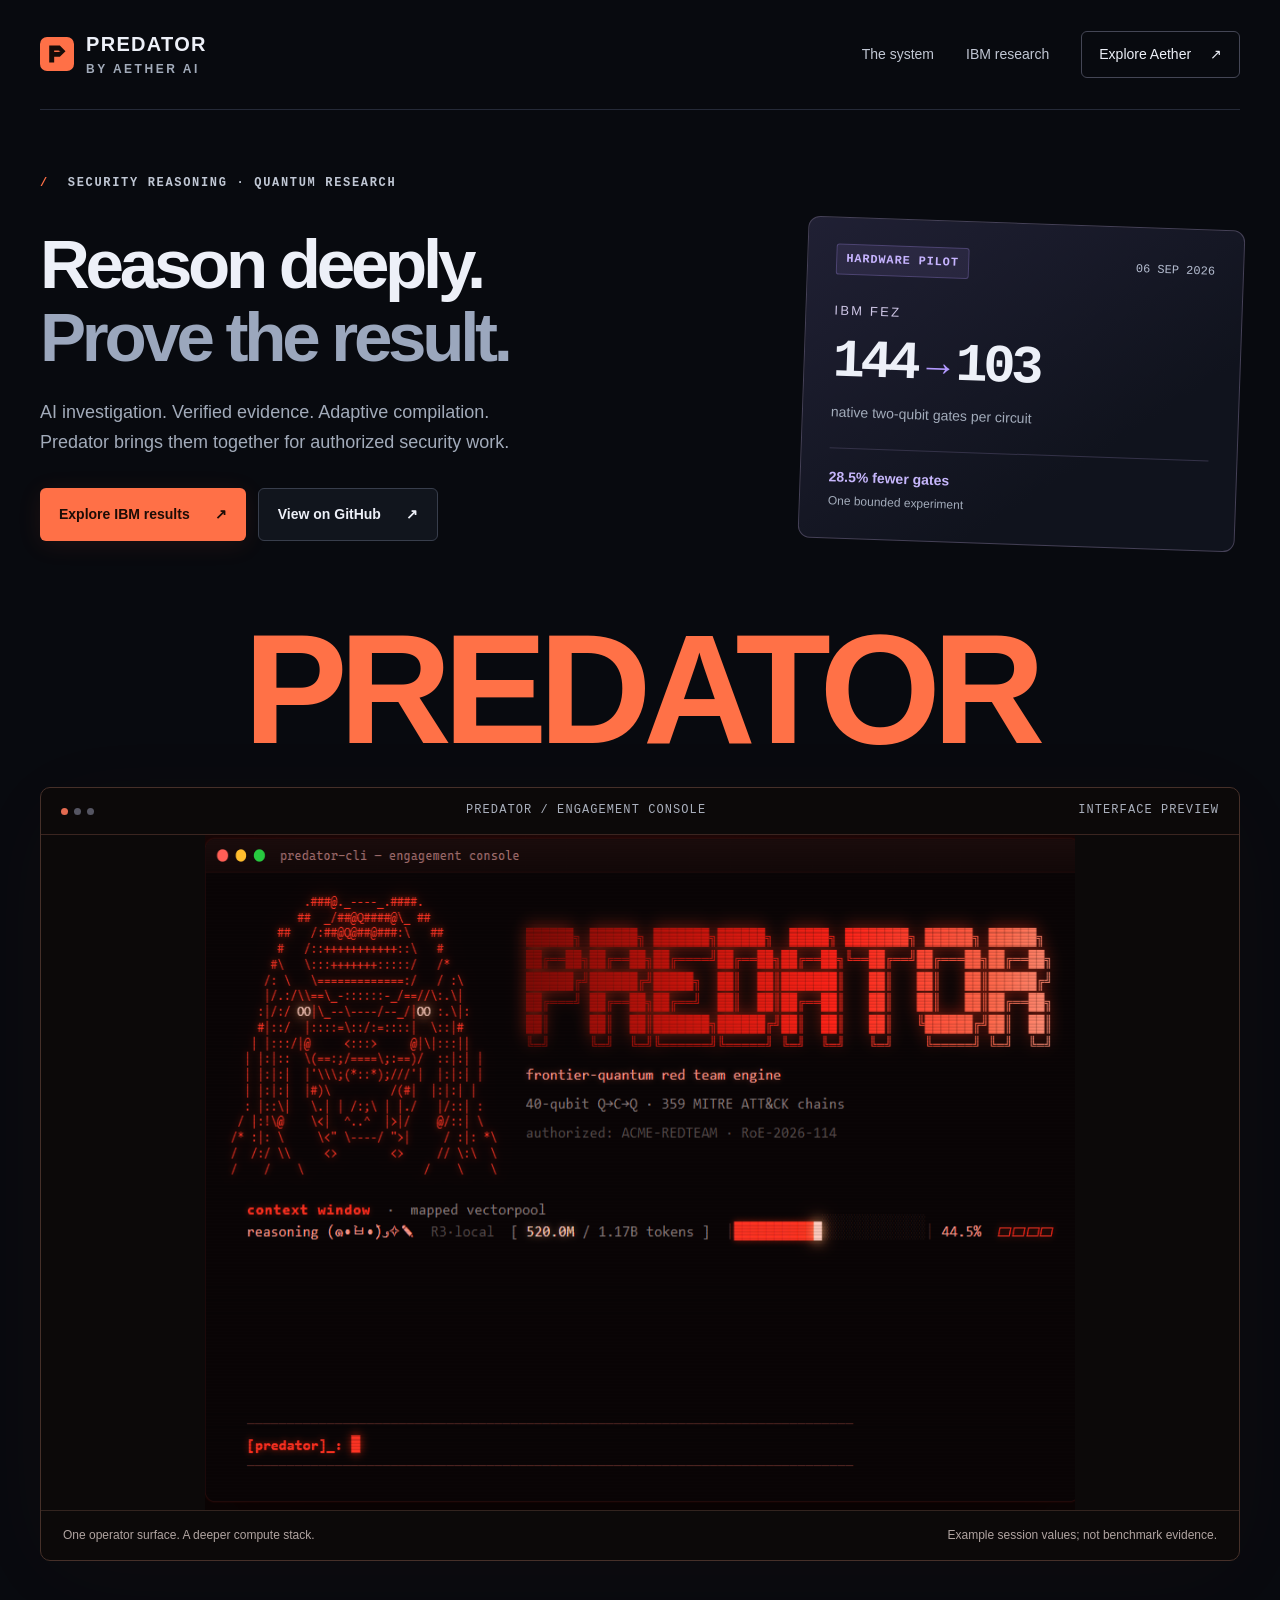
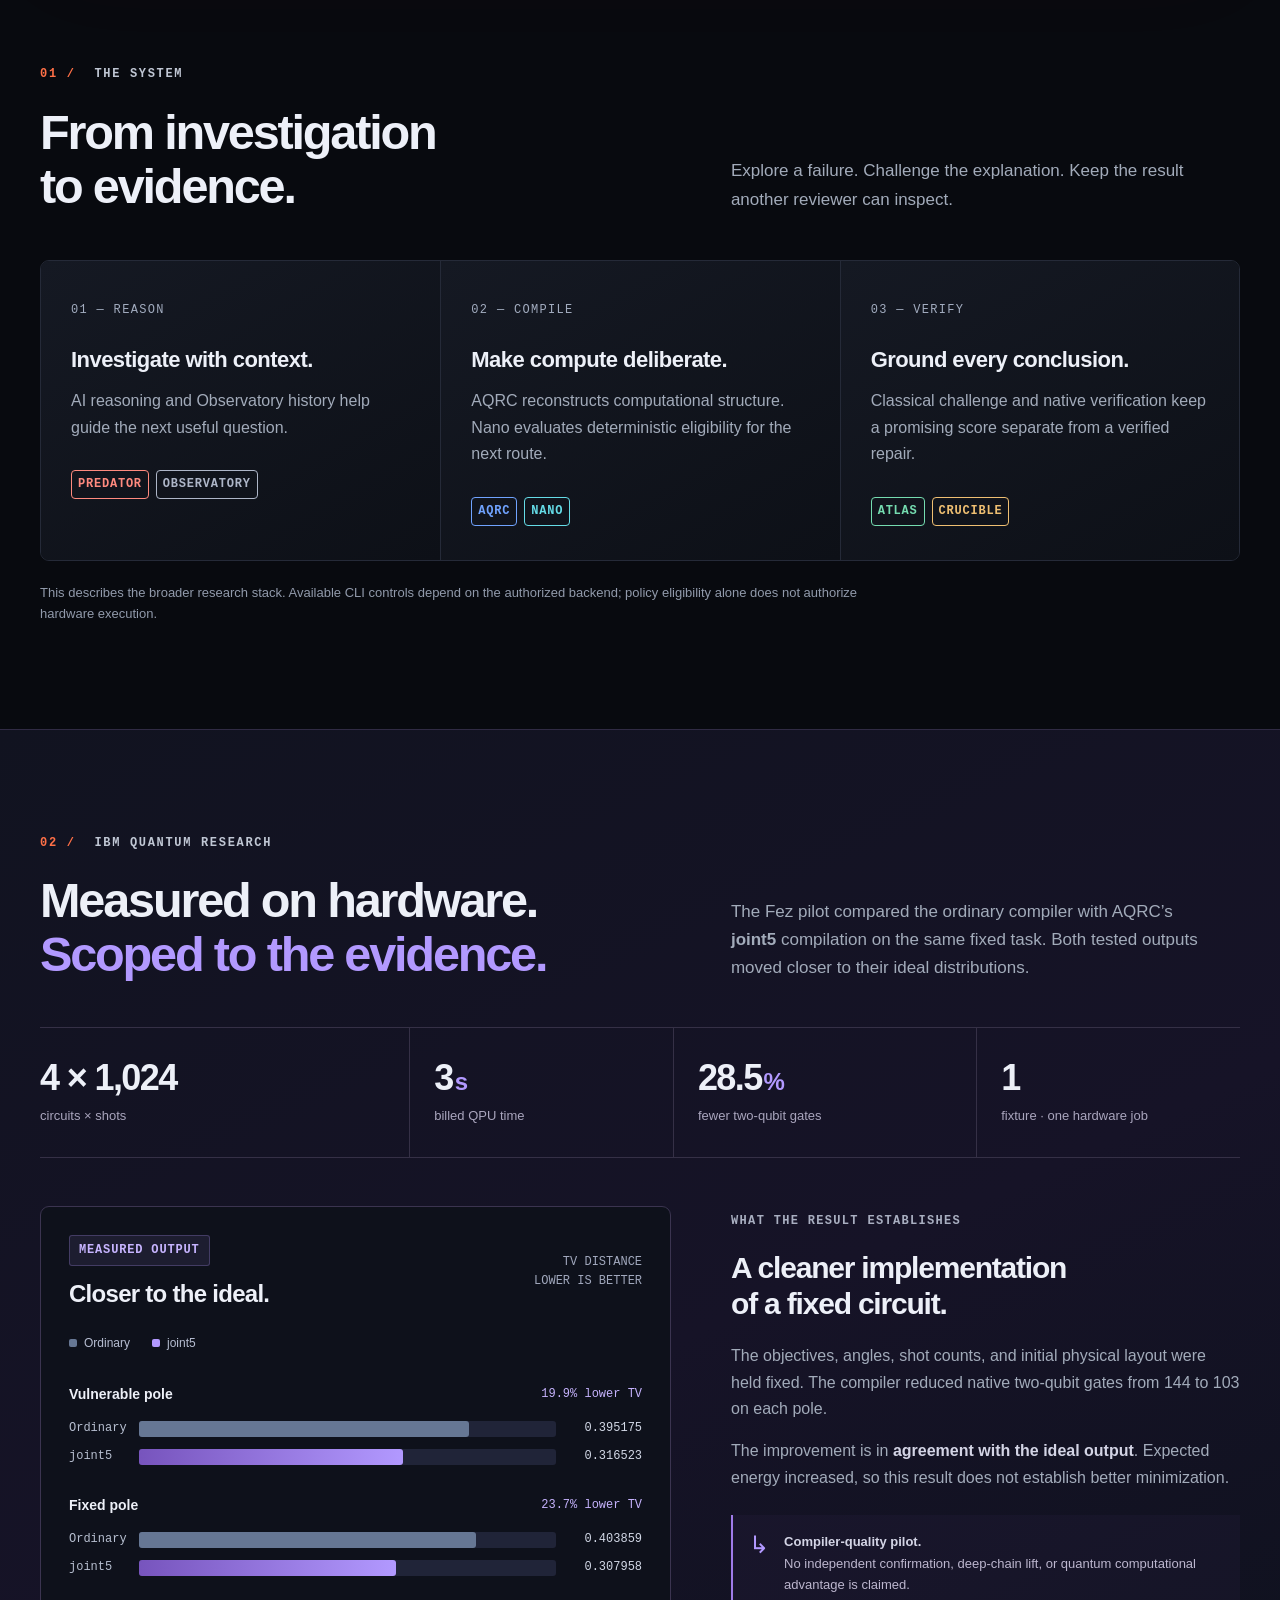
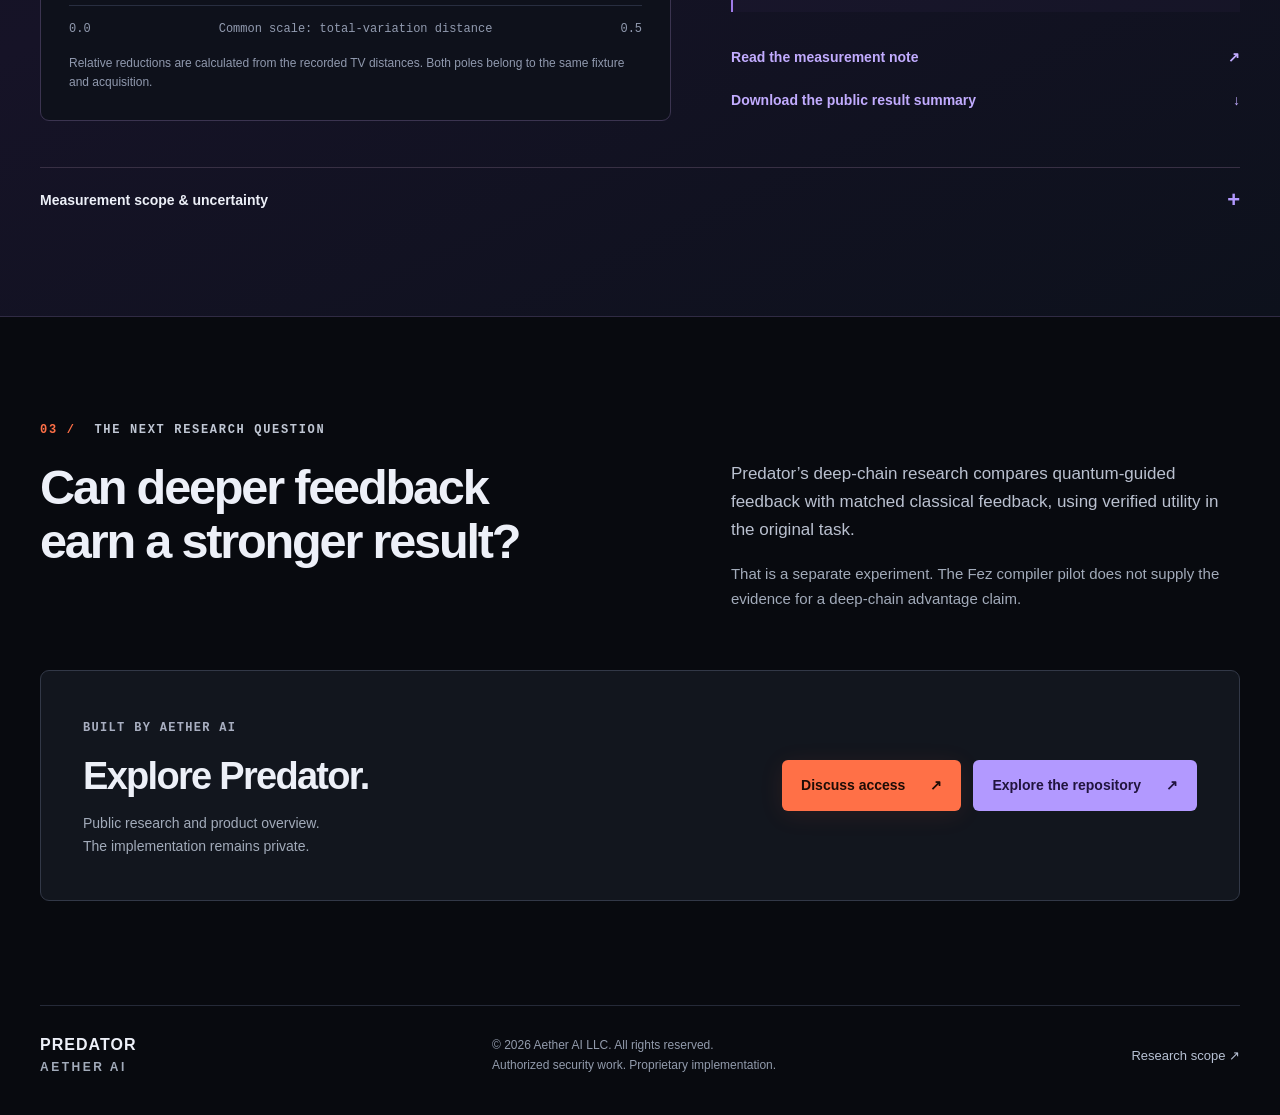
<file: docs/index.html>
<!doctype html>
<html lang="en">
<head>
<meta charset="utf-8"><meta name="viewport" content="width=device-width, initial-scale=1">
<title>Predator — Verified security reasoning · Aether AI</title>
<meta name="description" content="Predator by Aether AI. Verified security reasoning, adaptive compilation, and measured IBM Quantum research. Explore the Fez compiler-quality pilot.">
<meta name="theme-color" content="#080a0f">
<link rel="icon" type="image/svg+xml" href="assets/mark.svg">
<link rel="stylesheet" href="styles.css">
</head>
<body>
<a class="skip" href="#main">Skip to content</a>
<header class="nav shell">
  <a class="brand" href="#" aria-label="Predator home"><img src="assets/mark.svg" alt="" width="34" height="34"><span>PREDATOR<span class="byline">BY AETHER AI</span></span></a>
  <nav aria-label="Main navigation"><a href="#system">The system</a><a href="#ibm">IBM research</a><a class="nav-cta" href="https://aethersystems.net/">Explore Aether <span aria-hidden="true">↗</span></a></nav>
</header>
<main id="main">
<section class="hero shell">
  <div class="eyebrow"><span class="slash">/</span> SECURITY REASONING · QUANTUM RESEARCH</div>
  <div class="hero-grid">
    <div><h1>Reason deeply.<br><span>Prove the result.</span></h1><p class="hero-copy">AI investigation. Verified evidence. Adaptive compilation. Predator brings them together for authorized security work.</p>
      <div class="actions"><a class="button orange" href="#ibm">Explore IBM results <span aria-hidden="true">↗</span></a><a class="button ghost" href="https://github.com/AetherAI3/predator-cli">View on GitHub <span aria-hidden="true">↗</span></a></div>
    </div>
    <aside class="pilot-stamp" aria-label="Measured IBM research highlight"><div class="stamp-top"><span class="tag violet">HARDWARE PILOT</span><span>06 SEP 2026</span></div><div class="stamp-label">IBM FEZ</div><div class="stamp-value">144<span>→</span>103</div><p>native two-qubit gates per circuit</p><div class="stamp-bottom"><strong>28.5% fewer gates</strong><span>One bounded experiment</span></div></aside>
  </div>
  <div class="hero-word" aria-hidden="true">PREDATOR</div>
  <div class="console-stage"><div class="console-bar"><span><i></i><i></i><i></i></span><span>PREDATOR / ENGAGEMENT CONSOLE</span><span>INTERFACE PREVIEW</span></div><img class="console" src="assets/predator-console.png" width="976" height="675" alt="Illustrative Predator terminal with its red wordmark and engagement prompt"><div class="console-caption"><span>One operator surface. A deeper compute stack.</span><span>Example session values; not benchmark evidence.</span></div></div>
</section>
<section class="system shell section" id="system">
  <div class="section-heading"><div><p class="eyebrow"><span class="slash">01 /</span> THE SYSTEM</p><h2>From investigation<br>to evidence.</h2></div><p>Explore a failure. Challenge the explanation. Keep the result another reviewer can inspect.</p></div>
  <div class="feature-grid">
    <article class="feature"><span class="feature-index">01 — REASON</span><h3>Investigate with context.</h3><p>AI reasoning and Observatory history help guide the next useful question.</p><span class="chip red">PREDATOR</span><span class="chip slate">OBSERVATORY</span></article>
    <article class="feature"><span class="feature-index">02 — COMPILE</span><h3>Make compute deliberate.</h3><p>AQRC reconstructs computational structure. Nano evaluates deterministic eligibility for the next route.</p><span class="chip blue">AQRC</span><span class="chip cyan">NANO</span></article>
    <article class="feature"><span class="feature-index">03 — VERIFY</span><h3>Ground every conclusion.</h3><p>Classical challenge and native verification keep a promising score separate from a verified repair.</p><span class="chip green">ATLAS</span><span class="chip amber">CRUCIBLE</span></article>
  </div>
  <p class="system-note">This describes the broader research stack. Available CLI controls depend on the authorized backend; policy eligibility alone does not authorize hardware execution.</p>
</section>
<section class="research-band" id="ibm"><div class="shell section">
  <div class="section-heading"><div><p class="eyebrow"><span class="slash">02 /</span> IBM QUANTUM RESEARCH</p><h2>Measured on hardware.<br><span class="violet-text">Scoped to the evidence.</span></h2></div><p>The Fez pilot compared the ordinary compiler with AQRC’s <strong>joint5</strong> compilation on the same fixed task. Both tested outputs moved closer to their ideal distributions.</p></div>
  <div class="metric-row"><div><span class="metric-value">4 × 1,024</span><span>circuits × shots</span></div><div><span class="metric-value">3<span class="unit">s</span></span><span>billed QPU time</span></div><div><span class="metric-value">28.5<span class="unit">%</span></span><span>fewer two-qubit gates</span></div><div><span class="metric-value">1</span><span>fixture · one hardware job</span></div></div>
  <div class="research-grid">
    <div class="chart-panel"><div class="chart-heading"><div><span class="tag violet">MEASURED OUTPUT</span><h3>Closer to the ideal.</h3></div><span class="chart-unit">TV DISTANCE<br>LOWER IS BETTER</span></div>
      <div class="legend"><span><i class="legend-ordinary"></i>Ordinary</span><span><i class="legend-joint"></i>joint5</span></div>
      <div class="bar-group"><div class="bar-label"><strong>Vulnerable pole</strong><span>19.9% lower TV</span></div><div class="bar-row"><span>Ordinary</span><div class="track"><div class="bar ordinary" style="--value:79.03494%"></div></div><strong>0.395175</strong></div><div class="bar-row"><span>joint5</span><div class="track"><div class="bar joint" style="--value:63.30453%"></div></div><strong>0.316523</strong></div></div>
      <div class="bar-group"><div class="bar-label"><strong>Fixed pole</strong><span>23.7% lower TV</span></div><div class="bar-row"><span>Ordinary</span><div class="track"><div class="bar ordinary" style="--value:80.77172%"></div></div><strong>0.403859</strong></div><div class="bar-row"><span>joint5</span><div class="track"><div class="bar joint" style="--value:61.59157%"></div></div><strong>0.307958</strong></div></div>
      <div class="chart-scale"><span>0.0</span><span>Common scale: total-variation distance</span><span>0.5</span></div><p class="chart-footnote">Relative reductions are calculated from the recorded TV distances. Both poles belong to the same fixture and acquisition.</p>
    </div>
    <div class="research-copy"><span class="small-label">WHAT THE RESULT ESTABLISHES</span><h3>A cleaner implementation<br>of a fixed circuit.</h3><p>The objectives, angles, shot counts, and initial physical layout were held fixed. The compiler reduced native two-qubit gates from 144 to 103 on each pole.</p><p>The improvement is in <strong>agreement with the ideal output</strong>. Expected energy increased, so this result does not establish better minimization.</p><div class="scope-box"><span class="scope-icon" aria-hidden="true">↳</span><p><strong>Compiler-quality pilot.</strong><br>No independent confirmation, deep-chain lift, or quantum computational advantage is claimed.</p></div><a class="text-link" href="research/ibm-fez-pilot.html">Read the measurement note <span aria-hidden="true">↗</span></a><a class="text-link" href="research/ibm-pilot.json" download>Download the public result summary <span aria-hidden="true">↓</span></a></div>
  </div>
  <details class="evidence-details" id="evidence"><summary>Measurement scope &amp; uncertainty <span aria-hidden="true">+</span></summary><div><p>Sampling-only 95% intervals for ordinary-minus-joint5 TV improvement: vulnerable pole <strong>[0.036615, 0.117400]</strong>; fixed pole <strong>[0.052002, 0.135952]</strong>. These use 2,000 independent multinomial bootstrap replicates per arm, seed 20260906.</p><p>The intervals exclude calibration drift and independent confirmation. This is one six-variable fixture in one hardware job; the poles are not independent source seeds. The public JSON is an author-reported extract with source fingerprints, not a full raw reproducibility bundle.</p></div></details>
</div></section>
<section class="next shell section">
  <p class="eyebrow"><span class="slash">03 /</span> THE NEXT RESEARCH QUESTION</p>
  <div class="next-grid"><h2>Can deeper feedback<br>earn a stronger result?</h2><div><p>Predator’s deep-chain research compares quantum-guided feedback with matched classical feedback, using verified utility in the original task.</p><p class="muted">That is a separate experiment. The Fez compiler pilot does not supply the evidence for a deep-chain advantage claim.</p></div></div>
  <div class="cta-panel"><div><span class="small-label">BUILT BY AETHER AI</span><h3>Explore Predator.</h3><p>Public research and product overview.<br>The implementation remains private.</p></div><div class="actions"><a class="button orange" href="https://aethersystems.net/">Discuss access <span aria-hidden="true">↗</span></a><a class="button violet" href="https://github.com/AetherAI3/predator-cli">Explore the repository <span aria-hidden="true">↗</span></a></div></div>
</section>
</main>
<footer class="shell footer"><a class="brand" href="#">PREDATOR<span class="byline">AETHER AI</span></a><p>© 2026 Aether AI LLC. All rights reserved.<br>Authorized security work. Proprietary implementation.</p><a href="research/ibm-fez-pilot.html">Research scope <span aria-hidden="true">↗</span></a></footer>
</body></html>
</file>
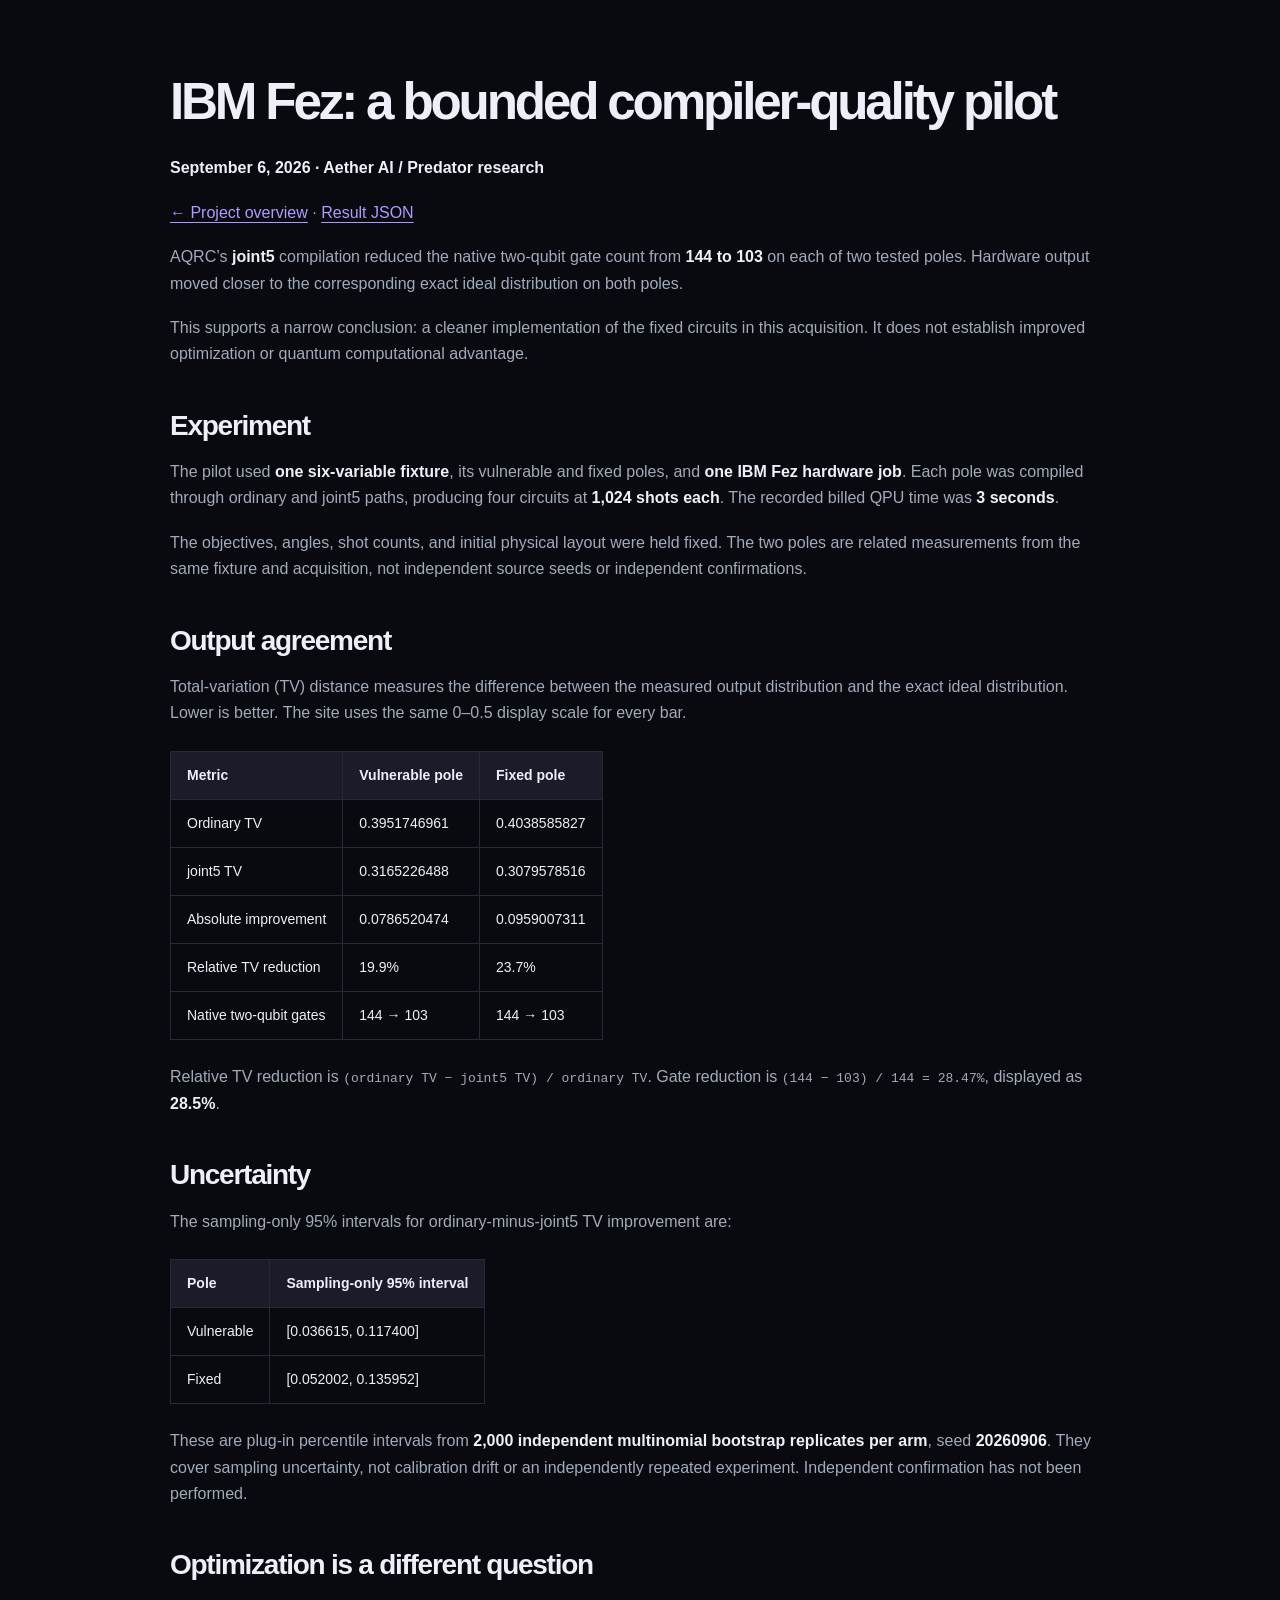
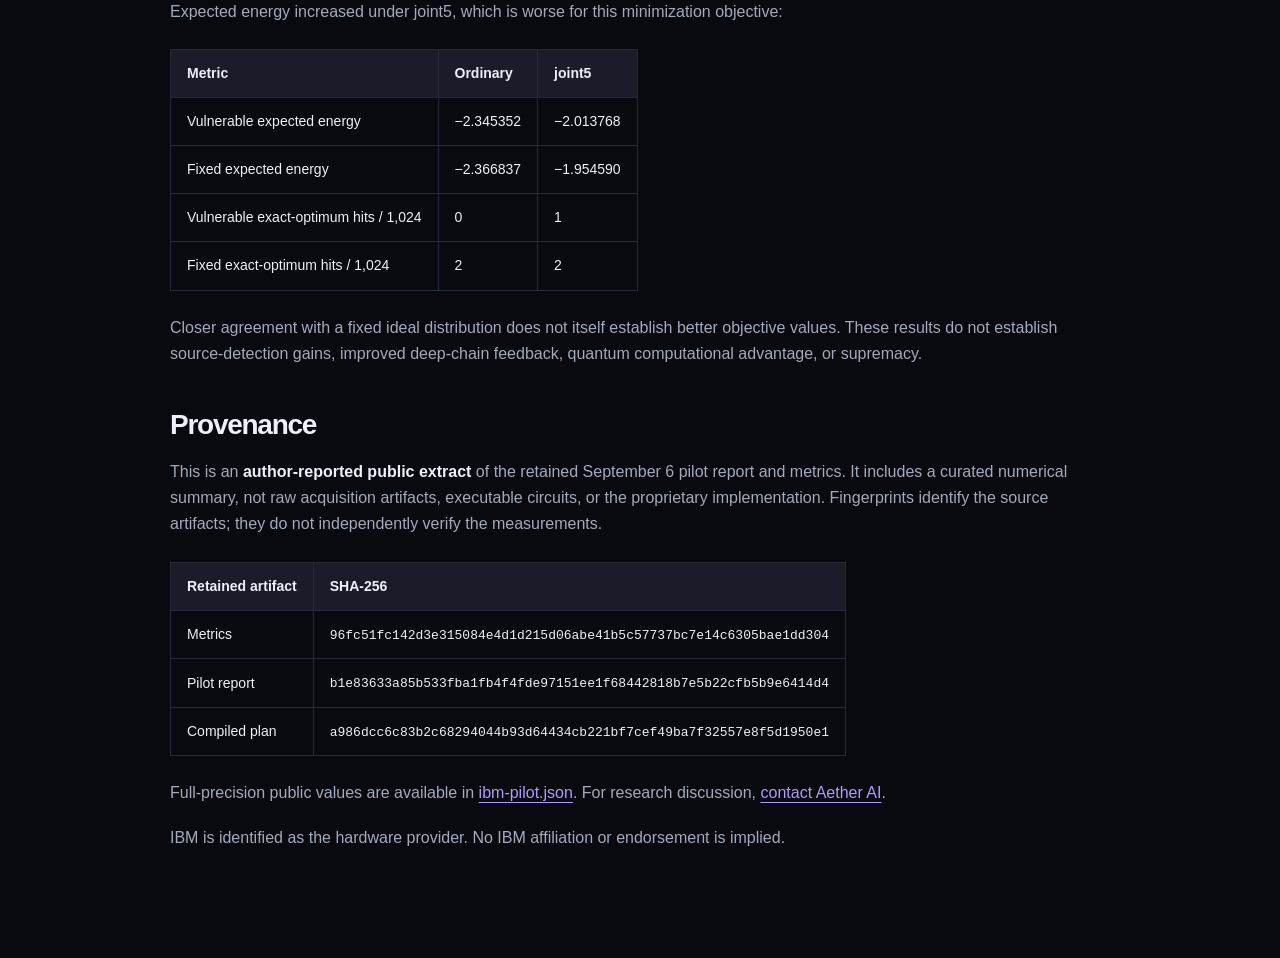
<file: docs/research/ibm-fez-pilot.html>
<!doctype html><html lang="en"><head><meta charset="utf-8"><meta name="viewport" content="width=device-width, initial-scale=1"><title>IBM Fez compiler pilot · Predator</title><link rel="icon" href="../assets/mark.svg"><link rel="stylesheet" href="../styles.css"></head><body><main class="measurement shell"><h1>IBM Fez: a bounded compiler-quality pilot</h1>
<p><strong>September 6, 2026 · Aether AI / Predator research</strong></p>
<p><a href="../index.html">← Project overview</a> · <a href="ibm-pilot.json">Result JSON</a></p>
<p>AQRC’s <strong>joint5</strong> compilation reduced the native two-qubit gate count from <strong>144 to 103</strong> on each of two tested poles. Hardware output moved closer to the corresponding exact ideal distribution on both poles.</p>
<p>This supports a narrow conclusion: a cleaner implementation of the fixed circuits in this acquisition. It does not establish improved optimization or quantum computational advantage.</p>
<h2>Experiment</h2>
<p>The pilot used <strong>one six-variable fixture</strong>, its vulnerable and fixed poles, and <strong>one IBM Fez hardware job</strong>. Each pole was compiled through ordinary and joint5 paths, producing four circuits at <strong>1,024 shots each</strong>. The recorded billed QPU time was <strong>3 seconds</strong>.</p>
<p>The objectives, angles, shot counts, and initial physical layout were held fixed. The two poles are related measurements from the same fixture and acquisition, not independent source seeds or independent confirmations.</p>
<h2>Output agreement</h2>
<p>Total-variation (TV) distance measures the difference between the measured output distribution and the exact ideal distribution. Lower is better. The site uses the same 0–0.5 display scale for every bar.</p>
<table>
<thead>
<tr>
<th align="left">Metric</th>
<th align="right">Vulnerable pole</th>
<th align="right">Fixed pole</th>
</tr>
</thead>
<tbody><tr>
<td align="left">Ordinary TV</td>
<td align="right">0.3951746961</td>
<td align="right">0.4038585827</td>
</tr>
<tr>
<td align="left">joint5 TV</td>
<td align="right">0.3165226488</td>
<td align="right">0.3079578516</td>
</tr>
<tr>
<td align="left">Absolute improvement</td>
<td align="right">0.0786520474</td>
<td align="right">0.0959007311</td>
</tr>
<tr>
<td align="left">Relative TV reduction</td>
<td align="right">19.9%</td>
<td align="right">23.7%</td>
</tr>
<tr>
<td align="left">Native two-qubit gates</td>
<td align="right">144 → 103</td>
<td align="right">144 → 103</td>
</tr>
</tbody></table>
<p>Relative TV reduction is <code>(ordinary TV − joint5 TV) / ordinary TV</code>. Gate reduction is <code>(144 − 103) / 144 = 28.47%</code>, displayed as <strong>28.5%</strong>.</p>
<h2>Uncertainty</h2>
<p>The sampling-only 95% intervals for ordinary-minus-joint5 TV improvement are:</p>
<table>
<thead>
<tr>
<th align="left">Pole</th>
<th align="left">Sampling-only 95% interval</th>
</tr>
</thead>
<tbody><tr>
<td align="left">Vulnerable</td>
<td align="left">[0.036615, 0.117400]</td>
</tr>
<tr>
<td align="left">Fixed</td>
<td align="left">[0.052002, 0.135952]</td>
</tr>
</tbody></table>
<p>These are plug-in percentile intervals from <strong>2,000 independent multinomial bootstrap replicates per arm</strong>, seed <strong>20260906</strong>. They cover sampling uncertainty, not calibration drift or an independently repeated experiment. Independent confirmation has not been performed.</p>
<h2>Optimization is a different question</h2>
<p>Expected energy increased under joint5, which is worse for this minimization objective:</p>
<table>
<thead>
<tr>
<th align="left">Metric</th>
<th align="right">Ordinary</th>
<th align="right">joint5</th>
</tr>
</thead>
<tbody><tr>
<td align="left">Vulnerable expected energy</td>
<td align="right">−2.345352</td>
<td align="right">−2.013768</td>
</tr>
<tr>
<td align="left">Fixed expected energy</td>
<td align="right">−2.366837</td>
<td align="right">−1.954590</td>
</tr>
<tr>
<td align="left">Vulnerable exact-optimum hits / 1,024</td>
<td align="right">0</td>
<td align="right">1</td>
</tr>
<tr>
<td align="left">Fixed exact-optimum hits / 1,024</td>
<td align="right">2</td>
<td align="right">2</td>
</tr>
</tbody></table>
<p>Closer agreement with a fixed ideal distribution does not itself establish better objective values. These results do not establish source-detection gains, improved deep-chain feedback, quantum computational advantage, or supremacy.</p>
<h2>Provenance</h2>
<p>This is an <strong>author-reported public extract</strong> of the retained September 6 pilot report and metrics. It includes a curated numerical summary, not raw acquisition artifacts, executable circuits, or the proprietary implementation. Fingerprints identify the source artifacts; they do not independently verify the measurements.</p>
<table>
<thead>
<tr>
<th align="left">Retained artifact</th>
<th align="left">SHA-256</th>
</tr>
</thead>
<tbody><tr>
<td align="left">Metrics</td>
<td align="left"><code>96fc51fc142d3e315084e4d1d215d06abe41b5c57737bc7e14c6305bae1dd304</code></td>
</tr>
<tr>
<td align="left">Pilot report</td>
<td align="left"><code>b1e83633a85b533fba1fb4f4fde97151ee1f68442818b7e5b22cfb5b9e6414d4</code></td>
</tr>
<tr>
<td align="left">Compiled plan</td>
<td align="left"><code>a986dcc6c83b2c68294044b93d64434cb221bf7cef49ba7f32557e8f5d1950e1</code></td>
</tr>
</tbody></table>
<p>Full-precision public values are available in <a href="ibm-pilot.json">ibm-pilot.json</a>. For research discussion, <a href="https://aethersystems.net/">contact Aether AI</a>.</p>
<p>IBM is identified as the hardware provider. No IBM affiliation or endorsement is implied.</p>
</main></body></html>
</file>
<file: docs/styles.css>
:root{color-scheme:dark;--bg:#080a0f;--surface:#11141c;--line:#252a38;--text:#edf0f8;--muted:#a2abba;--orange:#ff7047;--violet:#b299ff;--blue:#70a3ff;--cyan:#65dce7;--green:#75dcb0}*{box-sizing:border-box}html{scroll-behavior:smooth;scroll-padding-top:30px}body{margin:0;background:var(--bg);color:var(--text);font:400 16px/1.65 Inter,ui-sans-serif,-apple-system,BlinkMacSystemFont,"Segoe UI",Arial,sans-serif}a{color:inherit;text-decoration:none}a:focus-visible,summary:focus-visible{outline:3px solid var(--cyan);outline-offset:6px;border-radius:4px}p,h1,h2,h3{margin:0}img{display:block;max-width:100%}.shell{width:min(1248px,calc(100% - 80px));margin-inline:auto}.skip{position:absolute;top:-100px;left:24px;z-index:10;background:var(--text);color:var(--bg);padding:12px}.skip:focus{top:16px}.nav{min-height:110px;display:flex;justify-content:space-between;align-items:center;border-bottom:1px solid var(--line);gap:24px}.brand{display:inline-flex;align-items:center;gap:12px;font-weight:850;font-size:20px;letter-spacing:.065em;line-height:1.15}.byline{display:block;font-size:12px;letter-spacing:.21em;color:var(--muted);margin-top:7px}.nav nav{display:flex;align-items:center;gap:32px;font-size:14px}.nav nav>a:not(.nav-cta){color:#c1c7d4}.nav a:hover{color:var(--orange)}.nav-cta{border:1px solid #444655;padding:11px 17px;border-radius:6px}.nav-cta span{margin-left:15px}.hero{padding-top:64px}.eyebrow{font:600 12px/1.6 ui-monospace,SFMono-Regular,Consolas,monospace;letter-spacing:.14em;color:#c0c7d4}.slash{color:var(--orange);margin-right:10px}.hero-grid{display:grid;grid-template-columns:minmax(0,1.6fr) minmax(280px,1fr);align-items:center;gap:64px;margin-top:30px}h1{font-size:clamp(44px,5.4vw,76px);line-height:1.06;letter-spacing:-.062em;font-weight:780}h1>span{color:#9ba7bd}.hero-copy{font-size:18px;max-width:520px;color:var(--muted);margin-top:24px}.actions{display:flex;gap:12px;flex-wrap:wrap;margin-top:30px}.button{font-size:14px;font-weight:700;padding:14px 19px;border-radius:6px;min-height:50px;display:inline-flex;align-items:center;justify-content:space-between;gap:25px;transition:transform .18s,background .18s}.button:hover{transform:translateY(-2px)}.orange{background:var(--orange);color:#1d0c06;box-shadow:0 4px 25px #ff633018}.ghost{background:#11151d;border:1px solid #383e4c}.violet{background:var(--violet);color:#21143e}.pilot-stamp{background:linear-gradient(145deg,#202034,#10131d 70%);border:1px solid #454157;border-radius:12px;padding:26px 28px;transform:rotate(2deg)}.stamp-top{display:flex;align-items:center;justify-content:space-between;gap:14px;font:12px/1.6 ui-monospace,monospace;color:#b5bdd0}.tag{display:inline-block;padding:5px 9px;border-radius:3px;font:600 12px/1.6 ui-monospace,monospace;letter-spacing:.07em}.tag.violet{background:#b299ff18;color:#c7b4ff;border:1px solid #b299ff40}.stamp-label{font-size:13px;letter-spacing:.17em;margin-top:25px;color:#cec6e6}.stamp-value{font:650 clamp(42px,4.2vw,64px)/1.2 ui-monospace,monospace;letter-spacing:-.08em;margin-top:8px;white-space:nowrap}.stamp-value span{color:var(--violet);font-size:.72em;margin:0 10px}.pilot-stamp p{font-size:14px;color:var(--muted);margin-top:7px}.stamp-bottom{border-top:1px solid #343248;display:flex;flex-direction:column;gap:3px;margin-top:24px;padding-top:17px;font-size:12px}.stamp-bottom strong{color:#c6b6fb;font-size:14px}.stamp-bottom span{color:var(--muted)}.hero-word{position:relative;text-align:center;font-size:clamp(50px,12.2vw,168px);font-weight:900;line-height:1;letter-spacing:-.055em;margin-top:66px;color:#ff7147}.hero-word>span{font-size:12px;vertical-align:top;display:inline-block;margin:16px 0 0 9px;color:#9da6b9}.console-stage{margin-top:20px;border:1px solid #463029;background:#0c0909;border-radius:10px;overflow:hidden;box-shadow:0 14px 100px #ff552c08}.console-bar{padding:13px 20px;display:flex;justify-content:space-between;gap:12px;align-items:center;font:12px/1.6 ui-monospace,monospace;letter-spacing:.09em;color:#aab0bd;border-bottom:1px solid #3b2520}.console-bar>span:first-child{display:flex;gap:6px}.console-bar i{width:7px;height:7px;background:#555562;border-radius:50%}.console-bar i:first-child{background:#e36a50}.console{width:min(100%,870px);margin:auto}.console-caption{padding:15px 22px;display:flex;flex-wrap:wrap;justify-content:space-between;gap:8px;color:#b1a4a1;font-size:12px;border-top:1px solid #33241f}.section{padding-top:104px;padding-bottom:104px}.section-heading{display:grid;grid-template-columns:1.2fr 1fr;gap:80px;align-items:end}.section-heading h2{margin-top:20px}h2{font-size:clamp(32px,3.8vw,50px);line-height:1.12;letter-spacing:-.045em;font-weight:700}.section-heading>p{font-size:17px;color:var(--muted);max-width:480px}.feature-grid{display:grid;grid-template-columns:repeat(3,minmax(0,1fr));margin-top:46px;border:1px solid var(--line);border-radius:9px;overflow:hidden}.feature{padding:34px 30px;background:linear-gradient(150deg,#151923,#0d1017)}.feature+.feature{border-left:1px solid var(--line)}.feature-index{font:12px/1.6 ui-monospace,monospace;letter-spacing:.11em;color:#a2acbf}.feature h3{font-size:22px;letter-spacing:-.025em;line-height:1.25;margin:25px 0 15px}.feature p{color:var(--muted);font-size:16px;margin-bottom:26px}.chip{font:600 12px/1.6 ui-monospace,monospace;letter-spacing:.065em;display:inline-block;border:1px solid currentColor;border-radius:4px;padding:4px 6px;margin:3px 7px 0 0}.red{color:#ff8a7f}.slate{color:#aeb6c8}.blue{color:var(--blue)}.cyan{color:var(--cyan)}.green{color:var(--green)}.amber{color:#efbf72}.system-note{font-size:13px;color:#919aab;max-width:820px;margin-top:21px}.research-band{background:linear-gradient(155deg,#111320 0%,#161327 52%,#0d111c 100%);border-block:1px solid #302b44}.violet-text{color:var(--violet)}.metric-row{display:grid;grid-template-columns:1.4fr 1fr 1.15fr 1fr;border-block:1px solid #353046;margin-top:45px}.metric-row>div{padding:30px 24px;display:flex;flex-direction:column;gap:8px}.metric-row>div:first-child{padding-left:0}.metric-row>div+div{border-left:1px solid #353046}.metric-value{font-size:36px;line-height:1.1;font-weight:650;letter-spacing:-.045em}.metric-value+.metric-value{color:#fff}.metric-row>div>span:last-child{font-size:13px;color:#a9a5bd}.unit{font-size:24px;color:var(--violet);margin-left:2px}.research-grid{display:grid;grid-template-columns:1.24fr 1fr;gap:60px;margin-top:48px;align-items:center}.chart-panel{background:#0e111b;border:1px solid #3b3450;border-radius:9px;padding:28px}.chart-heading{display:flex;justify-content:space-between;align-items:center;gap:15px}.chart-heading h3{margin-top:12px;font-size:24px;line-height:1.3;letter-spacing:-.03em}.chart-unit{font:12px/1.65 ui-monospace,monospace;text-align:right;color:#a1a8bd}.legend{display:flex;gap:22px;font-size:12px;color:#b7bed2;margin:24px 0 30px}.legend>span{display:flex;align-items:center;gap:7px}.legend i{width:8px;height:8px;border-radius:2px}.legend-ordinary{background:#667794}.legend-joint{background:var(--violet)}.bar-group+.bar-group{margin-top:27px}.bar-label{display:flex;justify-content:space-between;align-items:center;gap:10px;font-size:14px;margin-bottom:13px}.bar-label>span{color:#c5b2fc;font:12px/1.6 ui-monospace,monospace}.bar-row{display:grid;grid-template-columns:58px 1fr 74px;align-items:center;gap:12px;margin-top:8px;font:12px/1.65 ui-monospace,monospace;color:#b7bfd0}.bar-row>strong{color:#d3d9e7;text-align:right;font-weight:500}.track{height:16px;background:#202438;border-radius:3px}.bar{height:100%;width:var(--value);border-radius:3px}.ordinary{background:#667794}.joint{background:linear-gradient(90deg,#7754bd,#b299ff)}.chart-scale{display:flex;justify-content:space-between;font:12px/1.6 ui-monospace,monospace;color:#929bb0;margin-top:27px;padding-top:14px;border-top:1px solid #282e40;gap:6px}.chart-scale>span:nth-child(2){text-align:center}.chart-footnote{font-size:12px;line-height:1.6;color:#9099ae;margin-top:15px}.small-label{font:600 12px/1.6 ui-monospace,monospace;letter-spacing:.11em;color:#a9afc1}.research-copy h3{font-size:30px;line-height:1.2;letter-spacing:-.04em;margin:18px 0 21px}.research-copy>p{font-size:16px;color:var(--muted);margin-top:16px}.research-copy strong{color:#d3d4e5}.scope-box{display:flex;gap:15px;border-left:2px solid #9f7be9;background:#ab8afd08;padding:16px;margin:24px 0}.scope-icon{font-size:24px;color:var(--violet);line-height:1.2}.scope-box p{font-size:13px;color:#bcb6ce}.text-link{display:flex;align-items:center;justify-content:space-between;gap:20px;font-size:14px;font-weight:600;color:#c2acff;padding-block:10px}.text-link:hover{color:#e4d9ff}.evidence-details{border-top:1px solid #383044;margin-top:45px;padding:21px 0 0}.evidence-details summary{cursor:pointer;list-style:none;font-size:14px;font-weight:600;display:flex;justify-content:space-between;gap:16px}.evidence-details summary::-webkit-details-marker{display:none}.evidence-details summary>span{font-size:22px;line-height:1;color:var(--violet)}.evidence-details[open] summary>span{transform:rotate(45deg)}.evidence-details>div{display:grid;grid-template-columns:1fr 1fr;gap:35px;color:#a4a0b7;padding-top:20px;font-size:14px}.next-grid{display:grid;grid-template-columns:1.2fr 1fr;gap:80px;margin-top:20px}.next-grid p{font-size:17px;color:#bac1d0}.next-grid p+p{margin-top:18px}.next-grid p.muted{font-size:15px;color:var(--muted)}.cta-panel{background:#12161e;border:1px solid #323847;display:flex;justify-content:space-between;align-items:center;gap:40px;padding:42px;margin-top:58px;border-radius:9px}.cta-panel h3{font-size:38px;line-height:1.2;letter-spacing:-.045em;margin:15px 0 12px}.cta-panel p{font-size:14px;color:var(--muted)}.cta-panel .actions{margin-top:0}.footer{border-top:1px solid var(--line);padding-block:30px 40px;display:flex;align-items:center;justify-content:space-between;gap:30px}.footer .brand{display:block;font-size:16px}.footer p{font-size:12px;color:#929bac}.footer>a:last-child{font-size:13px;color:#b7c1d3}
@media(min-width:1500px){.hero-word{font-size:166px}}@media(max-width:1000px){.shell{width:calc(100% - 48px)}.hero-grid{gap:30px;grid-template-columns:1.4fr 1fr}.pilot-stamp{padding:22px}.stamp-top{font-size:12px;gap:7px}.stamp-value{font-size:47px}.section-heading,.next-grid{gap:40px}.research-grid{gap:28px}.feature{padding:28px 22px}.metric-row>div{padding:24px 18px}.metric-value{font-size:30px}.chart-panel{padding:23px}.cta-panel{padding:30px}.cta-panel .actions{flex-direction:column}.hero-word{font-size:12.3vw}.chart-scale{font-size:12px}}@media(max-width:760px){.nav{min-height:88px}.nav nav{gap:17px}.nav nav>a:first-child{display:none}.nav-cta{padding:9px 12px}.hero{padding-top:40px}.hero-grid{grid-template-columns:1fr;gap:36px}h1{font-size:clamp(43px,8.9vw,66px)}.hero-copy{font-size:17px}.pilot-stamp{transform:none;max-width:440px;width:100%;padding:24px}.stamp-value{font-size:57px}.stamp-bottom{flex-direction:row;justify-content:space-between;align-items:center}.stamp-top{font-size:12px}.hero-word{font-size:12.4vw;margin-top:42px}.hero-word>span{font-size:12px;margin:7px 0 0 4px}.console-bar>span:last-child{display:none}.console-caption{font-size:12px;padding:13px 15px}.section{padding-block:68px}.section-heading,.next-grid{grid-template-columns:1fr;gap:24px}.section-heading>p{max-width:100%;font-size:16px}.feature-grid{grid-template-columns:1fr;margin-top:32px}.feature+.feature{border-left:0;border-top:1px solid var(--line)}.feature{padding:27px}.feature h3{margin-top:14px}.feature p{margin-bottom:16px}.metric-row{grid-template-columns:1fr 1fr;margin-top:32px}.metric-row>div,.metric-row>div:first-child{padding:24px 18px}.metric-row>div:nth-child(3){border-left:0}.metric-row>div:nth-child(n+3){border-top:1px solid #353046}.metric-value{font-size:32px}.research-grid{grid-template-columns:1fr;gap:34px;margin-top:32px}.research-copy h3{font-size:30px}.research-copy{max-width:540px}.evidence-details>div{grid-template-columns:1fr;gap:18px}.cta-panel{flex-direction:column;align-items:flex-start;padding:28px;gap:24px}.cta-panel .actions{flex-direction:row}.cta-panel h3{font-size:34px}.footer{flex-wrap:wrap;gap:25px}.footer p{order:3;flex-basis:100%}.chart-scale{font-size:12px}}@media(max-width:430px){.shell{width:calc(100% - 36px)}.brand{font-size:16px;gap:9px}.brand img{width:27px;height:27px}.byline{font-size:12px}.nav nav{gap:12px;font-size:12px}.nav-cta{font-size:12px;padding:8px 10px}.nav-cta span{margin-left:6px}.eyebrow{font-size:12px;letter-spacing:.09em}h1{font-size:43px;letter-spacing:-.055em}.hero-copy{font-size:16px}.button{font-size:13px;padding:13px 14px;gap:13px}.actions{gap:9px}.pilot-stamp{padding:22px}.stamp-bottom{flex-direction:column;align-items:flex-start}.hero-word{font-size:12vw}.console-bar{font-size:12px;padding:11px 12px}.console-caption{font-size:12px}.chart-panel{padding:20px 16px}.chart-unit{font-size:12px}.chart-heading h3{font-size:22px}.bar-label{font-size:13px}.bar-label>span{font-size:12px}.bar-row{grid-template-columns:58px 1fr 74px;gap:8px;font-size:12px}.chart-scale{font-size:12px}.metric-row>div>span:last-child{font-size:12px}.metric-value{font-size:29px}.cta-panel{padding:24px}.cta-panel .button{width:100%}.cta-panel .actions{width:100%}}@media(prefers-reduced-motion:reduce){html{scroll-behavior:auto}.button{transition:none}.button:hover{transform:none}}

.stamp-top{flex-wrap:wrap}.bar-label{flex-wrap:wrap}@media(max-width:360px){.nav nav>a:not(.nav-cta){display:none}.chart-heading{align-items:flex-start;flex-direction:column}.chart-unit{text-align:left}.console-bar{letter-spacing:0}.metric-value{font-size:25px}}

.measurement{max-width:940px;padding-block:60px 90px}.measurement h1{font-size:clamp(32px,4vw,52px);line-height:1.16;margin:12px 0 24px}.measurement h2{font-size:28px;margin:42px 0 18px}.measurement p{margin:18px 0;color:var(--muted)}.measurement strong{color:var(--text)}.measurement a{color:var(--violet);text-decoration:underline;text-underline-offset:4px}.measurement table{width:100%;border-collapse:collapse;margin:24px 0;font-size:14px;display:block;overflow-x:auto}.measurement th,.measurement td{padding:12px 16px;border:1px solid var(--line);text-align:left}.measurement th{background:#1b1b2a}.measurement code{font-size:13px;word-break:break-all}.measurement details>summary{cursor:pointer;color:var(--violet);font-size:22px;font-weight:700}
</file>
